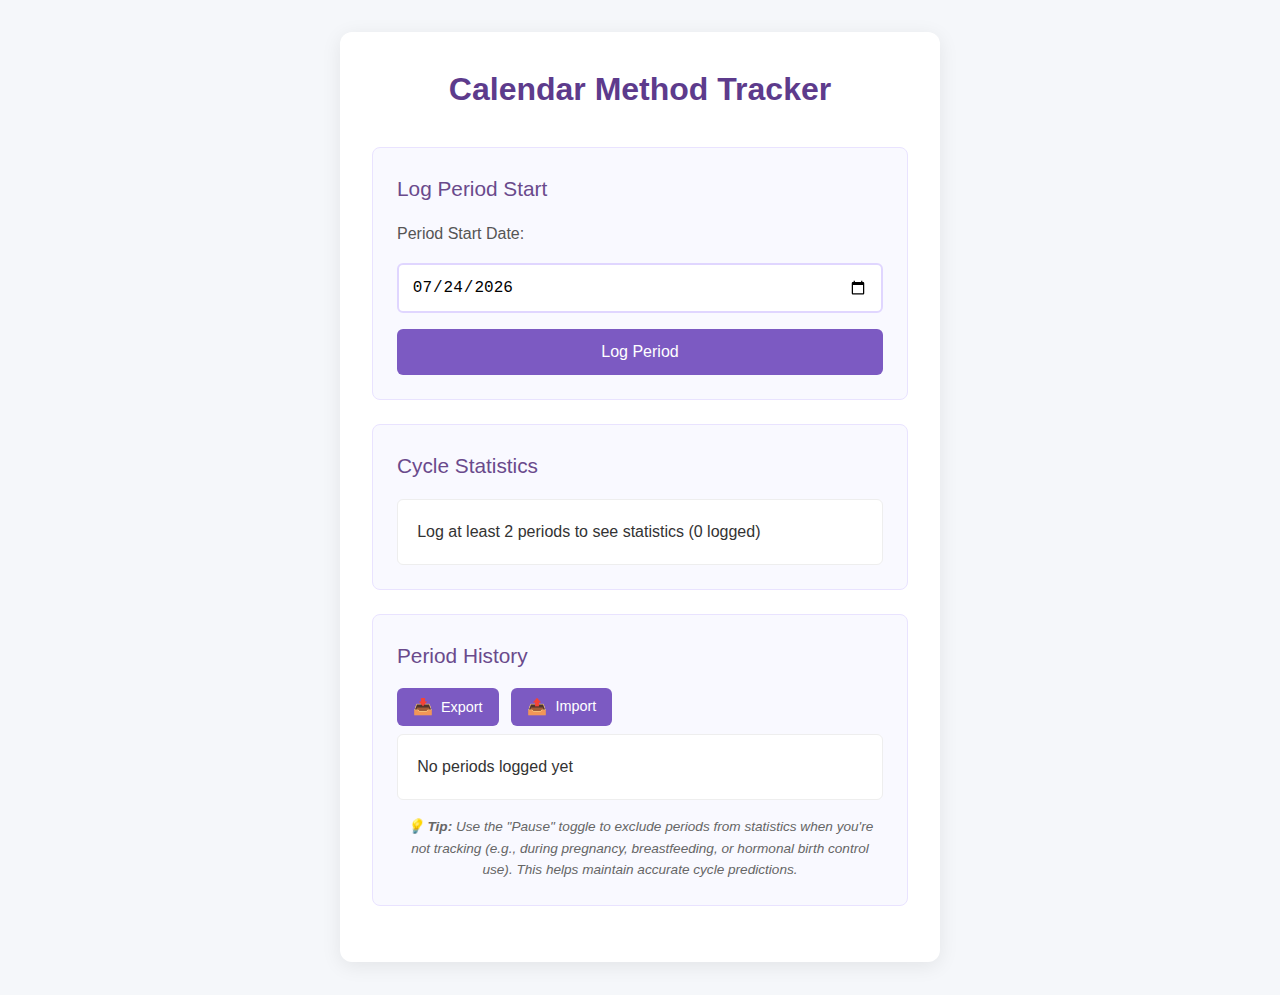
<file: index.html>
<!DOCTYPE html>
<html lang="en">
<head>
    <meta charset="UTF-8">
    <meta name="viewport" content="width=device-width, initial-scale=1.0">
    <meta name="theme-color" content="#4a90e2">
    <meta name="description" content="Track your menstrual cycles using the calendar method">
    <title>Calendar Method Tracker</title>
    <link rel="manifest" href="/manifest.json">
    <link rel="stylesheet" href="./styles.css">
    <link rel="stylesheet" href="./responsive-fix.css">
    <link rel="apple-touch-icon" href="icon-192x192.png">
</head>
<body>
    <div class="container">
        <h1>Calendar Method Tracker</h1>
        
        <div class="section">
            <h2>Log Period Start</h2>
            <div class="input-section">
                <label for="periodDate">Period Start Date:</label>
                <input type="date" id="periodDate" required>
                <button onclick="logPeriod()">Log Period</button>
            </div>
        </div>

        <div class="section">
            <h2>Cycle Statistics</h2>
            <div id="stats" class="stats">
                <p>Log at least 2 periods to see statistics</p>
            </div>
        </div>

        <div class="section">
            <div class="section-header">
                <h2>Period History</h2>
                <div class="action-buttons">
                    <button onclick="exportToCSV()" class="export-btn" title="Export to CSV">
                        <span class="btn-icon">📥</span> Export
                    </button>
                    <label class="import-btn" title="Import from CSV">
                        <span class="btn-icon">📤</span> Import
                        <input type="file" id="importFile" accept=".csv" style="display: none;">
                    </label>
                </div>
            </div>
            <div id="periodHistory" class="period-history">
                <p>No periods logged yet</p>
            </div>
            <p class="hint">💡 <strong>Tip:</strong> Use the "Pause" toggle to exclude periods from statistics when you're not tracking (e.g., during pregnancy, breastfeeding, or hormonal birth control use). This helps maintain accurate cycle predictions.</p>
        </div>
    </div>
    <script src="./script.js"></script>
    <script>
      // Register service worker
      if ('serviceWorker' in navigator) {
        window.addEventListener('load', () => {
          navigator.serviceWorker.register('/sw.js')
            .then(registration => {
              console.log('ServiceWorker registration successful');
            })
            .catch(err => {
              console.log('ServiceWorker registration failed: ', err);
            });
        });
      }
    </script>
</body>
</html>
</file>
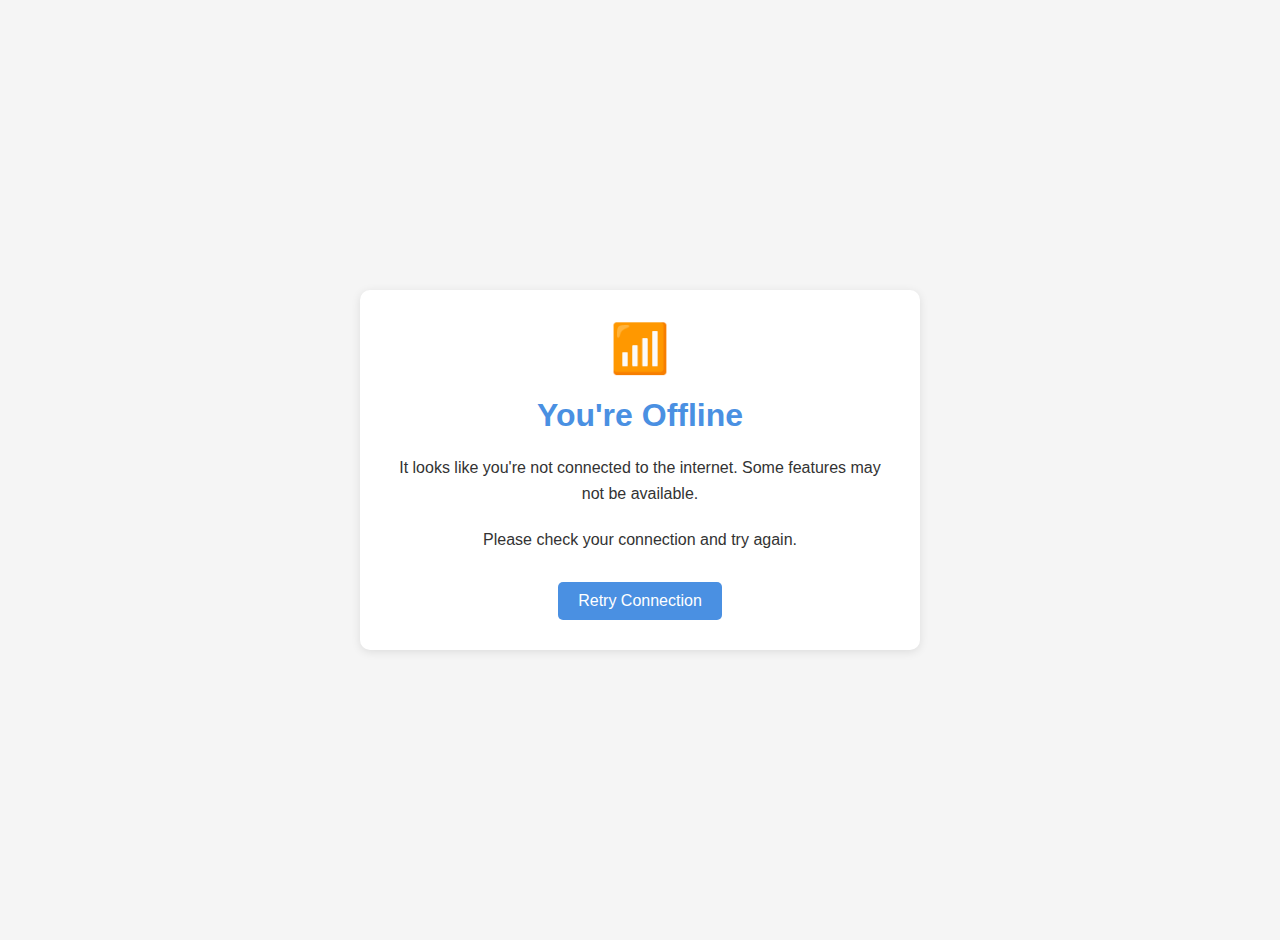
<file: offline.html>
<!DOCTYPE html>
<html lang="en">
<head>
    <meta charset="UTF-8">
    <meta name="viewport" content="width=device-width, initial-scale=1.0">
    <title>Offline - Calendar Method Tracker</title>
    <style>
        body {
            font-family: 'Roboto', sans-serif;
            display: flex;
            justify-content: center;
            align-items: center;
            height: 100vh;
            margin: 0;
            padding: 20px;
            text-align: center;
            background-color: #f5f5f5;
            color: #333;
        }
        .offline-container {
            max-width: 500px;
            padding: 30px;
            background: white;
            border-radius: 10px;
            box-shadow: 0 2px 10px rgba(0,0,0,0.1);
        }
        h1 {
            color: #4a90e2;
            margin-top: 0;
        }
        p {
            margin-bottom: 20px;
            line-height: 1.6;
        }
        .emoji {
            font-size: 3em;
            margin-bottom: 20px;
        }
    </style>
</head>
<body>
    <div class="offline-container">
        <div class="emoji">📶</div>
        <h1>You're Offline</h1>
        <p>It looks like you're not connected to the internet. Some features may not be available.</p>
        <p>Please check your connection and try again.</p>
        <button onclick="window.location.reload()" style="
            background-color: #4a90e2;
            color: white;
            border: none;
            padding: 10px 20px;
            border-radius: 5px;
            font-size: 16px;
            cursor: pointer;
            margin-top: 10px;
        ">
            Retry Connection
        </button>
    </div>
</body>
</html>
</file>
<file: styles.css>
* {
    margin: 0;
    padding: 0;
    box-sizing: border-box;
}

body {
    font-family: 'Segoe UI', Tahoma, Geneva, Verdana, sans-serif;
    background-color: #f5f7fa;
    min-height: 100vh;
    display: flex;
    justify-content: center;
    align-items: center;
    color: #333;
    line-height: 1.6;
}

.container {
    background-color: white;
    padding: 2rem;
    border-radius: 12px;
    box-shadow: 0 4px 20px rgba(0, 0, 0, 0.08);
    width: 90%;
    max-width: 600px;
    margin: 2rem 0;
}

h1 {
    text-align: center;
    color: #5d3b8c;
    margin-bottom: 2rem;
    font-weight: 600;
}

h2 {
    color: #6a4a8c;
    margin-bottom: 1rem;
    font-size: 1.3rem;
    font-weight: 500;
}

.section {
    background-color: #f9f9ff;
    padding: 1.5rem;
    border-radius: 8px;
    margin-bottom: 1.5rem;
    border: 1px solid #e9e3ff;
}

.input-section {
    display: flex;
    flex-direction: column;
    gap: 1rem;
    margin-bottom: 0;
}

label {
    font-size: 1rem;
    color: #555;
    font-weight: 500;
}

input[type="date"] {
    padding: 0.8rem;
    border: 2px solid #e0d6ff;
    border-radius: 6px;
    font-size: 1rem;
    background-color: white;
    transition: border-color 0.3s;
}

input[type="date"]:focus {
    outline: none;
    border-color: #9c7bff;
}

button {
    background-color: #7c5ac2;
    color: white;
    padding: 0.9rem;
    border: none;
    border-radius: 6px;
    cursor: pointer;
    font-size: 1rem;
    font-weight: 500;
    transition: background-color 0.3s, transform 0.1s;
}

button:hover {
    background-color: #6a4a8c;
}

button:active {
    transform: translateY(1px);
}

.result, .stats, .period-history {
    padding: 1.2rem;
    border-radius: 6px;
    margin-top: 0.5rem;
    font-size: 1rem;
    background-color: white;
    border: 1px solid #eee;
    min-height: 60px;
}

/* Period Entry Styles */
.period-entry {
    display: flex;
    justify-content: space-between;
    align-items: center;
    padding: 0.8rem 0;
    border-bottom: 1px solid #f0f0f0;
}

.period-info {
    flex: 1;
    display: flex;
    align-items: center;
    gap: 0.8rem;
    min-width: 0;
}

.date-container {
    flex: 1;
    min-width: 0;
    display: flex;
    flex-direction: column;
    gap: 0.2rem;
}

.period-date {
    font-weight: 500;
    white-space: nowrap;
    overflow: hidden;
    text-overflow: ellipsis;
}

.cycle-length {
    font-size: 0.85em;
    color: #666;
    background-color: #f5f5f5;
    padding: 0.1rem 0.5rem;
    border-radius: 3px;
    display: inline-block;
    width: fit-content;
}

.delete-btn {
    background: none;
    border: none;
    color: #e74c3c;
    cursor: pointer;
    font-size: 1.2rem;
    padding: 0.5rem;
    margin-left: 0.5rem;
    border-radius: 4px;
    transition: all 0.2s;
    opacity: 0.7;
    flex-shrink: 0;
    line-height: 1;
}

.delete-btn:hover {
    background-color: #ffebee;
    opacity: 1;
}

.delete-btn:active {
    transform: scale(0.95);
}

/* Pause Toggle */
.pause-toggle {
    display: flex;
    align-items: center;
    gap: 0.5rem;
    font-size: 0.9rem;
    color: #666;
    flex-shrink: 0;
}

.pause-toggle input[type="checkbox"] {
    margin: 0;
    cursor: pointer;
}

.pause-label {
    white-space: nowrap;
}

/* Paused State */
.paused-period {
    opacity: 0.7;
}

/* Action Buttons */
.action-buttons {
    display: flex;
    gap: 0.8rem;
    margin-top: 1rem;
}

.export-btn,
.import-btn {
    display: inline-flex;
    align-items: center;
    justify-content: center;
    gap: 0.5rem;
    background-color: #7c5ac2;
    color: white;
    border: none;
    border-radius: 6px;
    padding: 0.6rem 1rem;
    font-size: 0.9rem;
    font-weight: 500;
    cursor: pointer;
    transition: all 0.2s;
    min-width: 100px;
    text-align: center;
    text-decoration: none;
}

.export-btn:hover,
.import-btn:hover {
    background-color: #6a4a8c;
    transform: translateY(-1px);
}

.export-btn:active,
.import-btn:active {
    background-color: #5d3b8c;
    transform: translateY(0);
}

.import-btn {
    position: relative;
    overflow: hidden;
}

.import-btn input[type="file"] {
    position: absolute;
    top: 0;
    left: 0;
    width: 100%;
    height: 100%;
    opacity: 0;
    cursor: pointer;
}

.btn-icon {
    font-size: 1rem;
    line-height: 1;
}

/* Responsive Styles */
@media (max-width: 480px) {
    .container {
        padding: 1rem;
        width: 95%;
    }
    
    h1 {
        font-size: 1.5rem;
    }
    
    .section {
        padding: 1rem;
    }
    
    .period-entry {
        align-items: flex-start;
    }
    
    .period-info {
        flex-direction: column;
        align-items: flex-start;
        gap: 0.5rem;
    }
    
    .date-container {
        width: 100%;
    }
    
    .period-date {
        white-space: normal;
    }
    
    .cycle-length {
        margin-top: 0.2rem;
    }
    
    .action-buttons {
        flex-direction: column;
        gap: 0.5rem;
    }
    
    .export-btn,
    .import-btn {
        width: 100%;
        padding: 0.7rem;
    }
}

/* Period Entry Styles */
.period-entry {
    display: flex;
    justify-content: space-between;
    align-items: center;
    padding: 0.8rem 0;
    border-bottom: 1px solid #f0f0f0;
}

.period-info {
    flex: 1;
    display: flex;
    align-items: center;
    gap: 0.8rem;
    min-width: 0;
}

.date-container {
    flex: 1;
    min-width: 0;
    display: flex;
    flex-direction: column;
    gap: 0.2rem;
}

.period-date {
    font-weight: 500;
    white-space: nowrap;
    overflow: hidden;
    text-overflow: ellipsis;
}

.cycle-length {
    font-size: 0.85em;
    color: #666;
    background-color: #f5f5f5;
    padding: 0.1rem 0.5rem;
    border-radius: 3px;
    display: inline-block;
    width: fit-content;
}

.delete-btn {
    background: none;
    border: none;
    color: #e74c3c;
    cursor: pointer;
    font-size: 1.2rem;
    padding: 0.5rem;
    margin-left: 0.5rem;
    border-radius: 4px;
    transition: all 0.2s;
    opacity: 0.7;
    flex-shrink: 0;
    line-height: 1;
}

.delete-btn:hover {
    background-color: #ffebee;
    opacity: 1;
}

.delete-btn:active {
    transform: scale(0.95);
}

/* Pause Toggle */
.pause-toggle {
    display: flex;
    align-items: center;
    gap: 0.5rem;
    font-size: 0.9rem;
    color: #666;
    flex-shrink: 0;
}

.pause-toggle input[type="checkbox"] {
    margin: 0;
    cursor: pointer;
}

.pause-label {
    white-space: nowrap;
}

/* Paused State */
.paused-period {
    opacity: 0.7;
}

/* Action Buttons */
.action-buttons {
    display: flex;
    gap: 0.8rem;
    margin-top: 1rem;
}

.export-btn,
.import-btn {
    display: inline-flex;
    align-items: center;
    justify-content: center;
    gap: 0.5rem;
    background-color: #7c5ac2;
    color: white;
    border: none;
    border-radius: 6px;
    padding: 0.6rem 1rem;
    font-size: 0.9rem;
    font-weight: 500;
    cursor: pointer;
    transition: all 0.2s;
    min-width: 100px;
    text-align: center;
    text-decoration: none;
}

.export-btn:hover,
.import-btn:hover {
    background-color: #6a4a8c;
    transform: translateY(-1px);
}

.export-btn:active,
.import-btn:active {
    background-color: #5d3b8c;
    transform: translateY(0);
}

.import-btn {
    position: relative;
    overflow: hidden;
}

.import-btn input[type="file"] {
    position: absolute;
    top: 0;
    left: 0;
    width: 100%;
    height: 100%;
    opacity: 0;
    cursor: pointer;
}

.btn-icon {
    font-size: 1rem;
    line-height: 1;
}

/* Responsive Styles */
@media (max-width: 480px) {
    .container {
        padding: 1rem;
        width: 95%;
    }
    
    h1 {
        font-size: 1.5rem;
    }
    
    .section {
        padding: 1rem;
    }
    
    .period-entry {
        align-items: flex-start;
    }
    
    .period-info {
        flex-direction: column;
        align-items: flex-start;
        gap: 0.5rem;
    }
    
    .date-container {
        width: 100%;
    }
    
    .period-date {
        white-space: normal;
    }
    
    .cycle-length {
        margin-top: 0.2rem;
    }
    
    .action-buttons {
        flex-direction: column;
        gap: 0.5rem;
    }
    
    .export-btn,
    .import-btn {
        width: 100%;
        padding: 0.7rem;
    }
}
.fertile {
    background-color: #f0f7ff;
    border-left: 4px solid #4a90e2;
}

.not-fertile {
    background-color: #fff5f5;
    border-left: 4px solid #e74c3c;
}

.stat-item {
    display: flex;
    justify-content: space-between;
    margin-bottom: 0.5rem;
    padding-bottom: 0.5rem;
    border-bottom: 1px solid #f0f0f0;
}

.stat-label {
    font-weight: 500;
    color: #555;
}

.stat-value {
    font-weight: 600;
    color: #333;
}

.period-entry {
    display: flex;
    justify-content: space-between;
    align-items: center;
    padding: 0.75rem 1rem;
    border-bottom: 1px solid #e2e8f0;
    transition: all 0.2s ease;
}

.period-entry:last-child {
    border-bottom: none;
}

.period-entry:hover {
    background-color: #f8fafc;
}

.period-info {
    display: flex;
    align-items: center;
    gap: 1rem;
    flex-grow: 1;
}

.period-date {
    font-weight: 500;
    color: #1a202c;
    min-width: 120px;
}

.cycle-length {
    font-size: 0.85rem;
    color: #4a5568;
    background-color: #edf2f7;
    padding: 0.2rem 0.5rem;
    border-radius: 4px;
    margin-left: auto;
    margin-right: 1rem;
}

.delete-btn {
    background: none;
    border: none;
    color: #e53e3e;
    font-size: 1.25rem;
    cursor: pointer;
    opacity: 0.7;
    padding: 0.25rem 0.5rem;
    border-radius: 4px;
    line-height: 1;
    transition: all 0.2s ease;
}

.delete-btn:hover {
    background-color: #fff5f5;
    opacity: 1;
}

.reset-toggle {
    display: flex;
    align-items: center;
    gap: 0.5rem;
    cursor: pointer;
    font-size: 0.85rem;
    color: #666;
    margin-right: 0.5rem;
}

.reset-toggle input[type="checkbox"] {
    margin: 0;
    cursor: pointer;
}

.pause-toggle {
    display: flex;
    align-items: center;
    gap: 0.5rem;
    cursor: pointer;
    font-size: 0.85rem;
    color: #666;
    margin-right: 0.5rem;
}

.pause-toggle input[type="checkbox"] {
    margin: 0;
    cursor: pointer;
}

.pause-label {
    color: #d69e2e;
    font-size: 0.8rem;
    white-space: nowrap;
}

.period-entry.paused-period {
    opacity: 0.7;
    background-color: #fffaf0;
}

.period-entry.paused-period .period-date {
    color: #b7791f;
}

.cycle-length.paused {
    color: #d69e2e !important;
    background-color: #fffaf0 !important;
    border: 1px solid #f6ad55;
}

.hint {
    margin-top: 1rem;
    font-size: 0.85rem;
    color: #666;
    font-style: italic;
    text-align: center;
}

.reset-info-note {
    margin-top: 15px;
    padding: 10px;
    background-color: #f8f9fa;
    border-radius: 4px;
    border-left: 3px solid #6c757d;
    font-size: 0.9rem;
    color: #495057;
}

.period-date.before-reset {
    opacity: 0.7;
    position: relative;
}

.before-reset-badge {
    display: inline-block;
    background-color: #f0f0f0;
    color: #666;
    font-size: 0.7em;
    padding: 2px 6px;
    border-radius: 10px;
    margin-left: 8px;
    vertical-align: middle;
    border: 1px solid #ddd;
}

.period-entry {
    transition: background-color 0.2s;
}

.period-entry:hover {
    background-color: #f8f9fa;
}

.reset-btn {
    background-color: #4299e1;
    color: white;
}

.reset-btn:hover {
    background-color: #3182ce;
}

.reset-clear-btn {
    background-color: #e53e3e;
    color: white;
}

.reset-clear-btn:hover {
    background-color: #c53030;
}

.reset-info {
    font-size: 0.85rem !important;
    color: #4a5568 !important;
    font-style: italic;
}

/* Export button */
.export-btn {
    display: inline-flex;
    align-items: center;
    justify-content: center;
    gap: 0.5rem;
    background-color: #7c5ac2;
    color: white;
    border: none;
    border-radius: 6px;
    padding: 0.6rem 1rem;
    font-size: 0.9rem;
    font-weight: 500;
    cursor: pointer;
    transition: all 0.2s;
    min-width: 100px;
    text-align: center;
    text-decoration: none;
    height: 38px;
    box-sizing: border-box;
}

/* Import button - styled to match export button */
.import-btn {
    display: inline-flex;
    align-items: center;
    justify-content: center;
    gap: 0.5rem;
    background-color: #7c5ac2;
    color: white;
    border: none;
    border-radius: 6px;
    padding: 0.6rem 1rem;
    font-size: 0.9rem;
    font-weight: 500;
    cursor: pointer;
    transition: all 0.2s;
    min-width: 100px;
    text-align: center;
    height: 38px;
    box-sizing: border-box;
    position: relative;
    overflow: hidden;
}

/* Hover and active states for both buttons */
.export-btn:hover,
.import-btn:hover {
    background-color: #6a4a8c;
    transform: translateY(-1px);
}

.export-btn:active,
.import-btn:active {
    background-color: #5d3b8c;
    transform: translateY(0);
}

/* Hide the file input but keep it clickable */
.import-btn input[type="file"] {
    position: absolute;
    top: 0;
    left: 0;
    width: 100%;
    height: 100%;
    opacity: 0;
    cursor: pointer;
}

.btn-icon {
    font-size: 1rem;
    line-height: 1;
}

.period-entry {
    display: flex;
    justify-content: space-between;
    align-items: center;
    padding: 0.8rem 0;
    border-bottom: 1px solid #f0f0f0;
}

.period-info {
    flex: 1;
    display: flex;
    align-items: center;
    gap: 0.8rem;
    min-width: 0;
}

.date-container {
    flex: 1;
    min-width: 0;
}

.period-date {
    font-weight: 500;
    white-space: nowrap;
    overflow: hidden;
    text-overflow: ellipsis;
}

.cycle-length {
    font-size: 0.85em;
    color: #666;
    background-color: #f5f5f5;
    padding: 0.1rem 0.5rem;
    border-radius: 3px;
    display: inline-block;
    margin-top: 0.2rem;
}

.delete-btn {
    background: none;
    border: none;
    color: #e74c3c;
    cursor: pointer;
    font-size: 1rem;
    padding: 0.3rem 0.5rem;
    margin-left: 0.5rem;
    border-radius: 4px;
    transition: all 0.2s;
    opacity: 0.7;
    flex-shrink: 0;
}

.delete-btn:hover {
    background-color: #ffebee;
    opacity: 1;
}

.delete-btn:active {
    transform: scale(0.95);
}
}

.period-date {
    font-weight: 500;
}

.cycle-length {
    color: #666;
    font-size: 0.9em;
}

@media (max-width: 480px) {
    .container {
        padding: 1rem;
        width: 95%;
    }
    
    h1 {
        font-size: 1.5rem;
    }
    
    .section {
        padding: 1rem;
    }
    
    .period-entry {
        padding: 0.8rem 0;
        align-items: center;
    }
    
    .period-info {
        flex-direction: row;
        align-items: center;
        gap: 0.8rem;
    }
    
    .date-container {
        flex: 1;
    }
    
    .period-date {
        margin-bottom: 0;
        white-space: nowrap;
        overflow: hidden;
        text-overflow: ellipsis;
    }
    
    .cycle-length {
        display: none; /* Hide cycle length on mobile for now */
    }
    
    .delete-btn {
        margin-left: 0.5rem;
        padding: 0.3rem 0.5rem;
    }
    
    .action-buttons {
        gap: 0.5rem;
    }
    
    .export-btn,
    .import-btn {
        min-width: 80px;
        padding: 0.5rem 0.75rem;
        font-size: 0.85rem;
    }
}
</file>
<file: responsive-fix.css>
/* Base styles */
.period-date {
    display: flex;
    flex-direction: column;
}

.full-date {
    display: inline !important;
}

.short-date {
    display: none !important;
    font-weight: normal;
}

.cycle-length {
    font-size: 0.85em;
    color: #666;
    background-color: #f5f5f5;
    padding: 0.1rem 0.5rem;
    border-radius: 3px;
    display: inline-block;
    width: fit-content;
    margin-top: 0.2rem;
}

/* Responsive styles for small screens */
@media (max-width: 480px) {
    .period-info {
        flex-direction: row !important;
        align-items: flex-start;
        gap: 0.8rem;
        width: 100%;
    }
    
    .date-container {
        flex: 1;
    }
    
    .period-date {
        white-space: normal !important;
    }
    
    /* Show short date and hide full date on small screens */
    .full-date {
        display: none !important;
    }
    
    .short-date {
        display: inline !important;
    }
    
    .cycle-length {
        margin-top: 0.2rem !important;
        width: 100%;
        text-align: left !important;
    }
}
</file>
